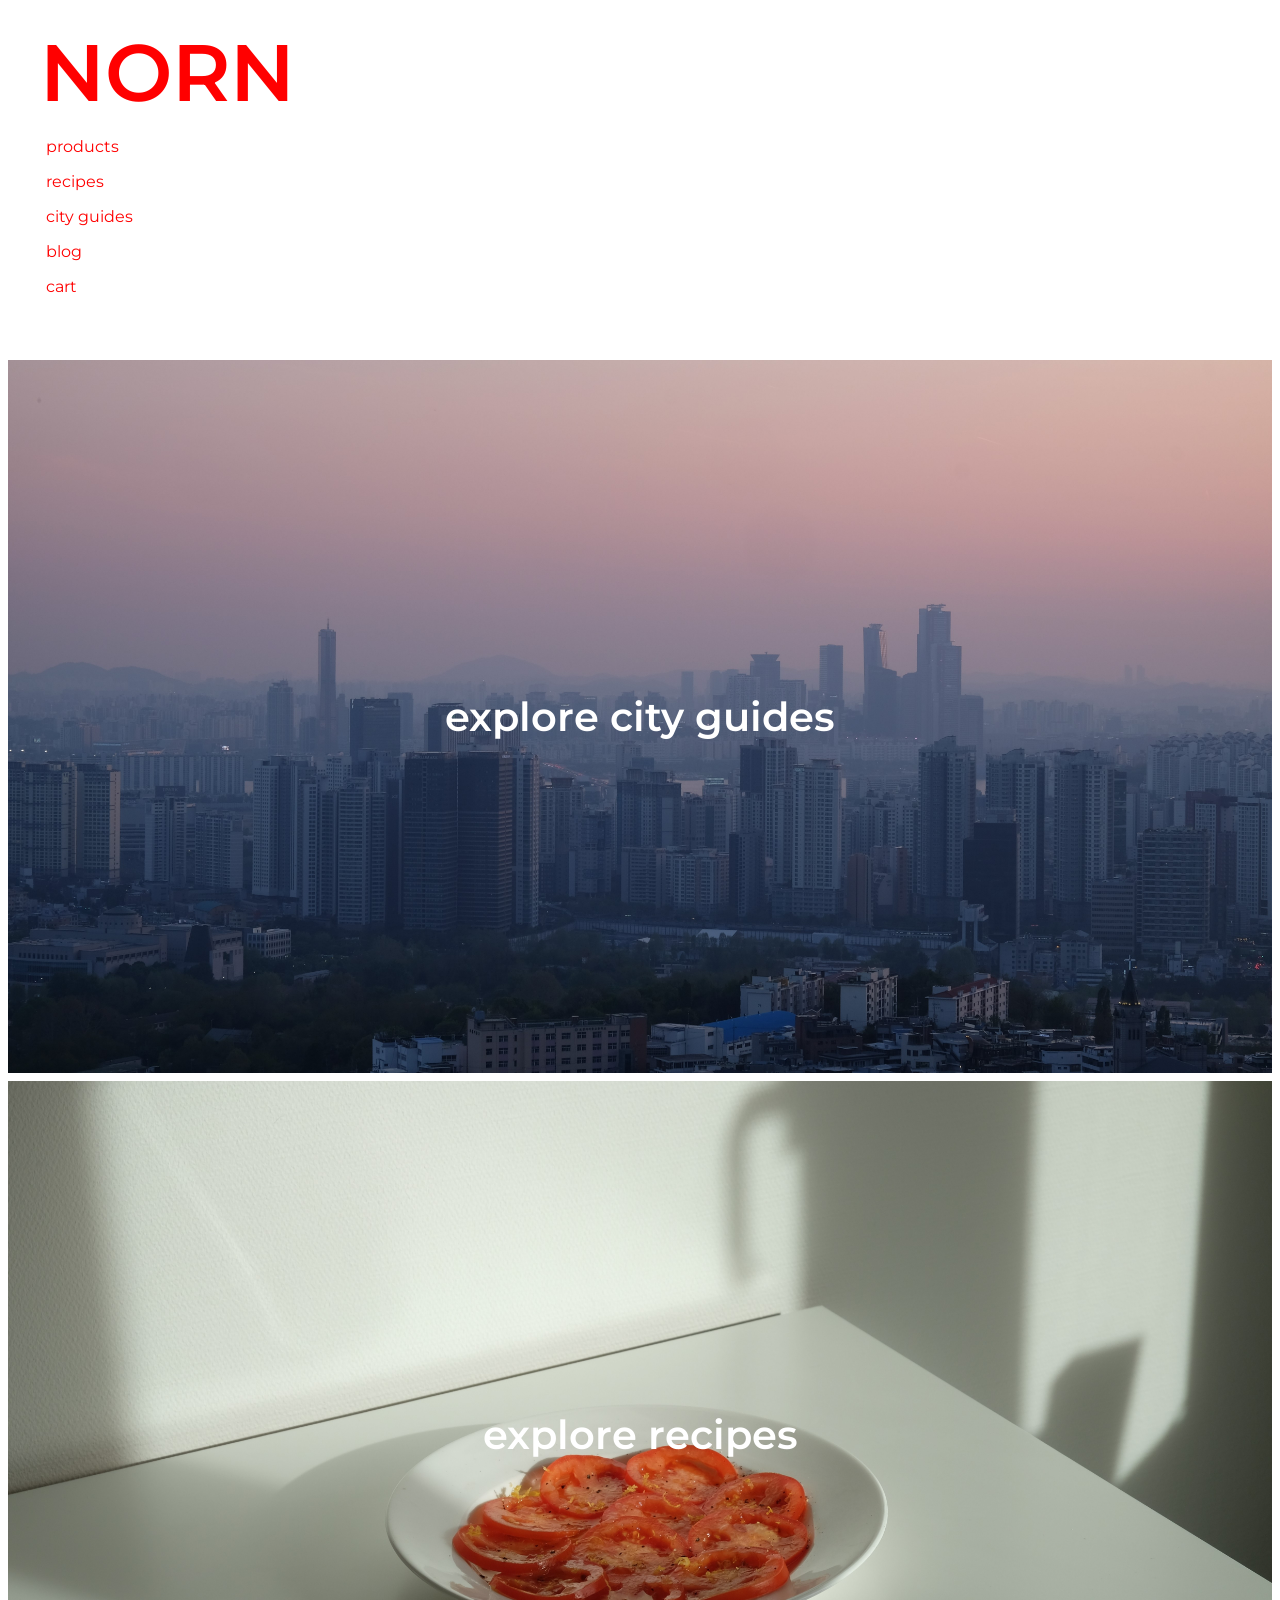
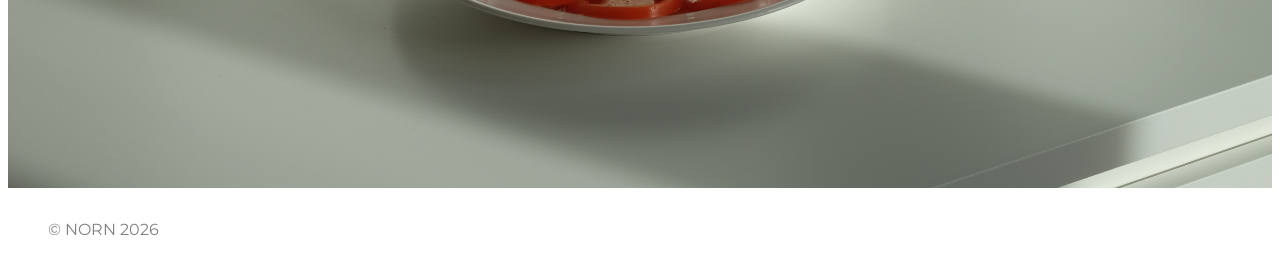
<file: index.html>
<!doctype html>
<html lang="en">
  <head>
    <meta charset="UTF-8" />
    <meta name="viewport" content="width=device-width, initial-scale=1.0" />
    <title>NORN</title>
    <link rel="stylesheet" href="css/main.css" />
    <link rel="preconnect" href="https://fonts.googleapis.com" />
    <link rel="preconnect" href="https://fonts.gstatic.com" crossorigin />
    <link
      href="https://fonts.googleapis.com/css2?family=Montserrat:ital,wght@0,100..900;1,100..900&display=swap"
      rel="stylesheet"
    />
  </head>

  <!-- 
source for activating html links:
https://stackoverflow.com/questions/1121748/how-to-make-the-html-link-activated-by-clicking-on-the-li
-->
  <body>
    <header>
      <p id="logo"><a href="index.html">NORN</a></p>
      <nav>
        <ul>
          <li><a href="products.html">products</a></li>

          <li><a href="recipes.html">recipes</a></li>

          <li><a href="city-guides.html">city guides</a></li>

          <li><a href="blog.html">blog</a></li>

          <li><a href="cart.html">cart</a></li>
        </ul>
      </nav>
    </header>

    <!-- 
    source: 
    used the videos on canvas as inspiration for the structure 
    used https://css-tricks.com/design-considerations-text-images/
    for <div class
    all the images used are my own 
    -->

    <main class="main-page-image-container">
      <a href="city-guides.html">
        <div class="image-container">
          <img
            class="main-image"
            src="img/seoul-skyline.jpg"
            alt="Seoul skyline"
          />
          <div class="image-text">explore city guides</div>
        </div>
      </a>

      <a href="recipes.html">
        <div class="image-container">
          <img class="main-image" src="img/tomatoes.jpg" alt="tomatoes" />
          <div class="image-text">explore recipes</div>
        </div>
      </a>
    </main>
    <footer>
      <p>© NORN 2026</p>
    </footer>
  </body>
</html>
</file>
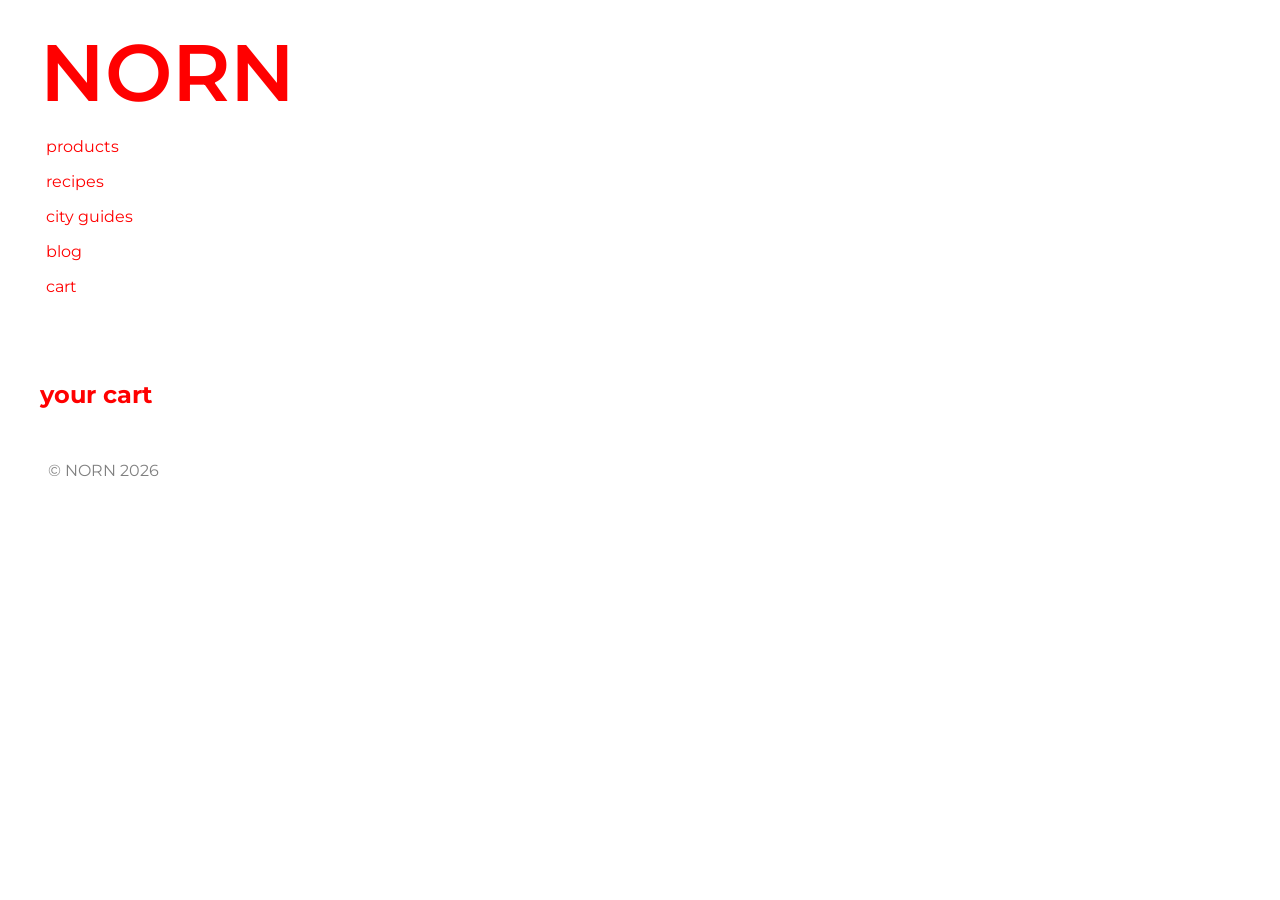
<file: cart.html>
<!doctype html>
<html lang="en">
  <head>
    <meta charset="UTF-8" />
    <meta name="viewport" content="width=device-width, initial-scale=1.0" />
    <title>NORN</title>
    <script src="js/main.js" defer></script>
    <link rel="stylesheet" href="css/main.css" />
    <link rel="preconnect" href="https://fonts.googleapis.com" />
    <link rel="preconnect" href="https://fonts.gstatic.com" crossorigin />
    <link
      href="https://fonts.googleapis.com/css2?family=Montserrat:ital,wght@0,100..900;1,100..900&display=swap"
      rel="stylesheet"
    />
  </head>
  <body>
    <header>
      <p id="logo"><a href="index.html">NORN</a></p>
      <nav>
        <ul>
          <li><a href="products.html">products</a></li>

          <li><a href="recipes.html">recipes</a></li>

          <li><a href="city-guides.html">city guides</a></li>

          <li><a href="blog.html">blog</a></li>

          <li><a href="cart.html">cart</a></li>
        </ul>
      </nav>
    </header>

    <!-- source: https://developer.mozilla.org/en-US/docs/Web/HTML/Reference/Elements/section
    how to use section */ -->
    <section class="cart-container">
      <h1>your cart</h1>
      <div id="cart-items"></div>
    </section>

    <footer>
      <p>© NORN 2026</p>
    </footer>
  </body>
</html>
</file>
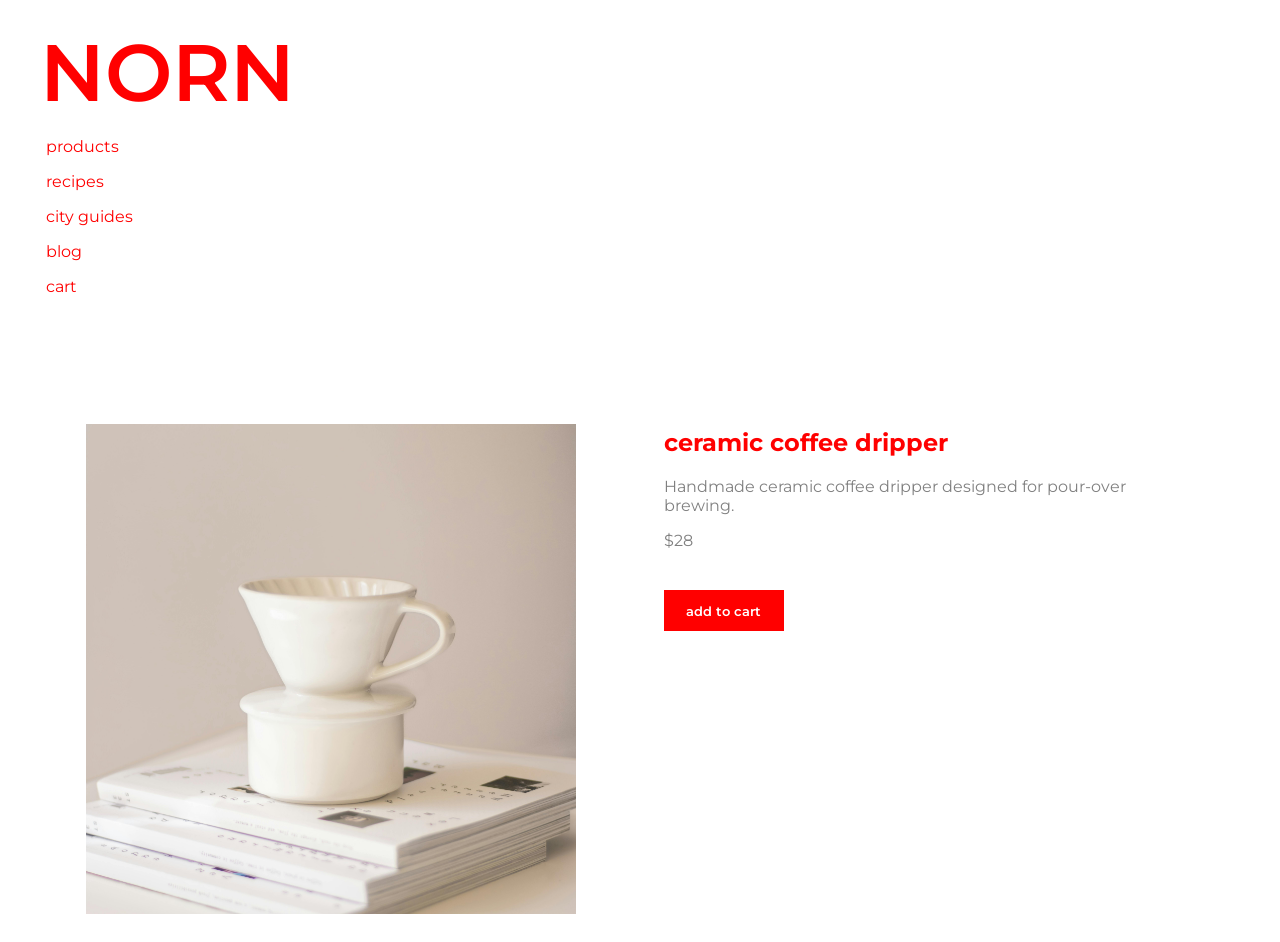
<file: product-dripper.html>
<!doctype html>
<html lang="en">
  <head>
    <meta charset="UTF-8" />
    <meta name="viewport" content="width=device-width, initial-scale=1.0" />
    <title>NORN</title>
    <script src="js/main.js" defer></script>
    <link rel="stylesheet" href="css/main.css" />
    <link rel="preconnect" href="https://fonts.googleapis.com" />
    <link rel="preconnect" href="https://fonts.gstatic.com" crossorigin />
    <link
      href="https://fonts.googleapis.com/css2?family=Montserrat:ital,wght@0,100..900;1,100..900&display=swap"
      rel="stylesheet"
    />
  </head>
  <body>
    <header>
      <p id="logo"><a href="index.html">NORN</a></p>
      <nav>
        <ul>
          <li><a href="products.html">products</a></li>

          <li><a href="recipes.html">recipes</a></li>

          <li><a href="city-guides.html">city guides</a></li>

          <li><a href="blog.html">blog</a></li>

          <li><a href="cart.html">cart</a></li>
        </ul>
      </nav>
    </header>
    <!-- used the video on canvas as source for how to insert the image-->
    <main>
      <section class="product-page">
        <figure>
          <img
            class="product-image-dripper"
            src="img/ceramic-coffee-filter.jpg"
            alt="ceramic coffee dripper"
          />
        </figure>

        <!-- source: https://www.w3schools.com/howto/howto_css_product_card.asp
         -->
        <div class="product-info">
          <h1>ceramic coffee dripper</h1>
          <p>Handmade ceramic coffee dripper designed for pour-over brewing.</p>
          <p>$28</p>

          <!-- source data attributes: 
           https://developer.mozilla.org/en-US/docs/Web/HTML/How_to/Use_data_attributes
           -->
          <button
            class="add-to-cart"
            data-name="ceramic coffee dripper"
            data-price="$28"
            data-image="img/ceramic-coffee-filter.jpg"
          >
            add to cart
          </button>
        </div>
      </section>
    </main>
  </body>
</html>
</file>
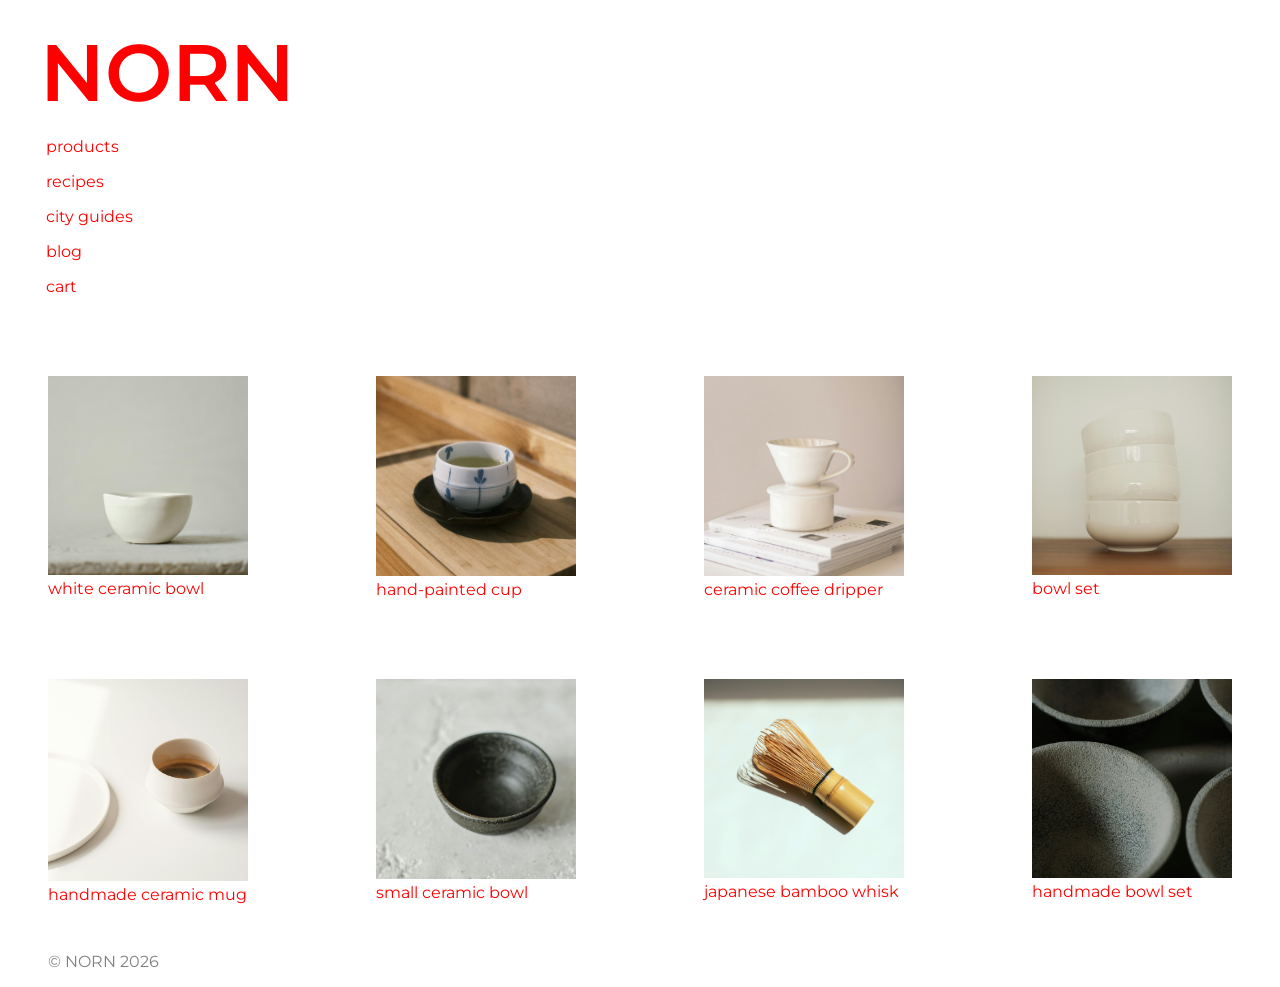
<file: products.html>
<!doctype html>
<html lang="en">
  <head>
    <meta charset="UTF-8" />
    <meta name="viewport" content="width=device-width, initial-scale=1.0" />
    <title>NORN</title>
    <link rel="stylesheet" href="css/main.css" />
    <link rel="preconnect" href="https://fonts.googleapis.com" />
    <link rel="preconnect" href="https://fonts.gstatic.com" crossorigin />
    <link
      href="https://fonts.googleapis.com/css2?family=Montserrat:ital,wght@0,100..900;1,100..900&display=swap"
      rel="stylesheet"
    />
  </head>
  <body>
    <header>
      <p id="logo"><a href="index.html">NORN</a></p>
      <nav>
        <ul>
          <li><a href="products.html">products</a></li>

          <li><a href="recipes.html">recipes</a></li>

          <li><a href="city-guides.html">city guides</a></li>

          <li><a href="blog.html">blog</a></li>

          <li><a href="cart.html">cart</a></li>
        </ul>
      </nav>
    </header>

    <!-- used the videos on canvas as source when making this file -->
    <main>
      <section class="products-container">
        <a href="#">
          <figure>
            <!-- https://www.pexels.com/sv-se/foto/skal-stilleben-minimalistisk-skandinavisk-6944482/  -->
            <img
              class="product-image"
              src="img/white-small-bowl.jpg"
              alt="small white bowl"
            />
            <figcaption>white ceramic bowl</figcaption>
          </figure>
        </a>

        <a href="#">
          <figure>
            <!-- https://www.pexels.com/sv-se/foto/elegant-keramisk-tekopp-pa-trabricka-31371953/ -->
            <img
              class="product-image"
              src="img/tea-cup-patterns.jpg"
              alt="patterend teacup"
            />
            <figcaption>hand-painted cup</figcaption>
          </figure>
        </a>

        <a href="product-dripper.html">
          <figure>
            <!-- https://www.pexels.com/sv-se/foto/minimalistisk-kaffeinstallation-pa-vita-tidningar-29162223/ -->
            <img
              class="product-image"
              src="img/ceramic-coffee-filter.jpg"
              alt="ceramic coffee filter"
            />
            <figcaption>ceramic coffee dripper</figcaption>
          </figure>
        </a>

        <a href="#">
          <figure>
            <!-- https://www.pexels.com/sv-se/foto/stapel-skalar-vertikalt-skott-keramiska-skalar-6963811/ -->
            <img
              class="product-image"
              src="img/bowl-set-white.jpg"
              alt="bowl-set-white"
            />
            <figcaption>bowl set</figcaption>
          </figure>
        </a>

        <a href="#">
          <figure>
            <!-- https://www.pexels.com/sv-se/foto/kaffe-kopp-dryck-vit-bakgrund-16704792/-->
            <img
              class="product-image"
              src="img/white-coffee-cup.jpg"
              alt="white coffee mug"
            />
            <figcaption>handmade ceramic mug</figcaption>
          </figure>
        </a>

        <a href="#">
          <figure>
            <!-- https://www.pexels.com/sv-se/foto/skal-stilleben-minimalism-studiofotografering-6945266/-->
            <img
              class="product-image"
              src="img/small-grey-bowl.jpg"
              alt="grey bowl"
            />
            <figcaption>small ceramic bowl</figcaption>
          </figure>
        </a>

        <a href="#">
          <figure>
            <!-- https://www.pexels.com/sv-se/foto/stilleben-bambu-visp-studiofotografering-vertikalt-skott-8474098/-->
            <img
              class="product-image"
              src="img/matcha-whisk.jpg"
              alt="matcha whisk"
            />
            <figcaption>japanese bamboo whisk</figcaption>
          </figure>
        </a>

        <a href="#">
          <figure>
            <!-- source: https://www.pexels.com/sv-se/foto/narbild-av-gra-keramiska-skalar-7222229/-->
            <img
              class="product-image"
              src="img/tea-cup-grey.jpg"
              alt="handmade bowl set"
            />
            <figcaption>handmade bowl set</figcaption>
          </figure>
        </a>
      </section>
    </main>
    <footer>
      <p>© NORN 2026</p>
    </footer>
  </body>
</html>
</file>
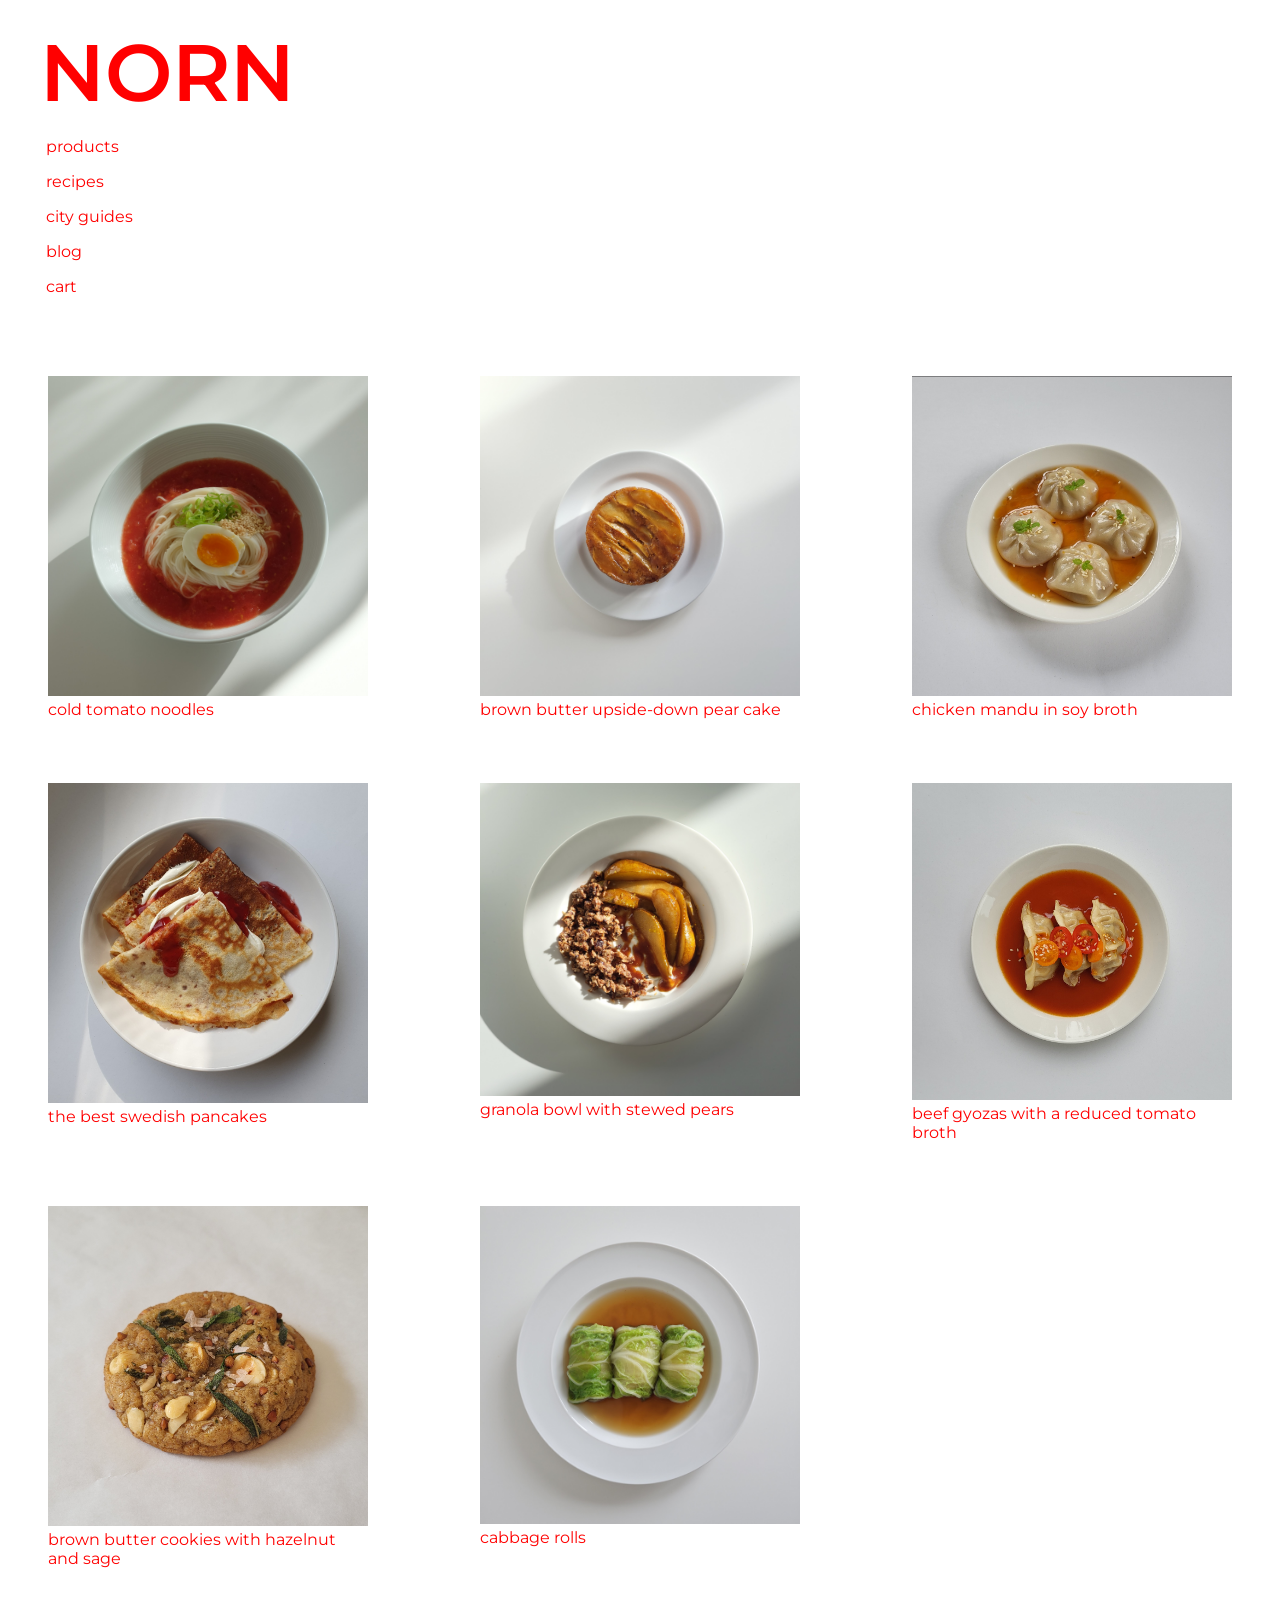
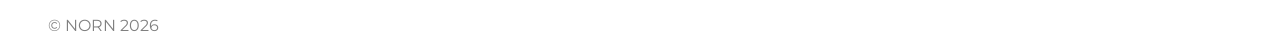
<file: recipes.html>
<!doctype html>
<html lang="en">
  <head>
    <meta charset="UTF-8" />
    <meta name="viewport" content="width=device-width, initial-scale=1.0" />
    <title>NORN</title>
    <link rel="stylesheet" href="css/main.css" />
    <link rel="preconnect" href="https://fonts.googleapis.com" />
    <link rel="preconnect" href="https://fonts.gstatic.com" crossorigin />
    <link
      href="https://fonts.googleapis.com/css2?family=Montserrat:ital,wght@0,100..900;1,100..900&display=swap"
      rel="stylesheet"
    />
  </head>
  <body>
    <header>
      <p id="logo"><a href="index.html">NORN</a></p>
      <nav>
        <ul>
          <li><a href="products.html">products</a></li>

          <li><a href="recipes.html">recipes</a></li>

          <li><a href="city-guides.html">city guides</a></li>

          <li><a href="blog.html">blog</a></li>

          <li><a href="cart.html">cart</a></li>
        </ul>
      </nav>
    </header>

    <!-- used the videos on canvas as source when making this file 
     all the images used are my own -->
    <main>
      <section class="recipe-container">
        <a href="#">
          <figure>
            <img
              class="recipe-image"
              src="img/tomato somyeon.JPG"
              alt="cold tomato noodles"
            />
            <figcaption>cold tomato noodles</figcaption>
          </figure>
        </a>

        <a href="#">
          <figure>
            <img
              class="recipe-image"
              src="img/pear cake mobile pic.jpg"
              alt="pear cake"
            />
            <figcaption>brown butter upside-down pear cake</figcaption>
          </figure>
        </a>

        <a href="#">
          <figure>
            <img
              class="recipe-image"
              src="img/mandu in broth.jpg"
              alt="mandu in broth"
            />
            <figcaption>chicken mandu in soy broth</figcaption>
          </figure>
        </a>

        <a href="#">
          <figure>
            <img
              class="recipe-image"
              src="img/swe pancakes.jpg"
              alt="swedish pancakes"
            />
            <figcaption>the best swedish pancakes</figcaption>
          </figure>
        </a>

        <a href="#">
          <figure>
            <img
              class="recipe-image"
              src="img/caramelized pear.jpg"
              alt="granola bowl"
            />
            <figcaption>granola bowl with stewed pears</figcaption>
          </figure>
        </a>

        <a href="#">
          <figure>
            <img class="recipe-image" src="img/tomato gyoza.jpg" alt="gyoza" />
            <figcaption>beef gyozas with a reduced tomato broth</figcaption>
          </figure>
        </a>

        <a href="#">
          <figure>
            <img class="recipe-image" src="img/sage cookie.jpg" alt="cookies" />
            <figcaption>brown butter cookies with hazelnut and sage</figcaption>
          </figure>
        </a>

        <a href="#">
          <figure>
            <img
              class="recipe-image"
              src="img/cabbage rolls.jpg"
              alt="cabbage rolls"
            />
            <figcaption>cabbage rolls</figcaption>
          </figure>
        </a>
      </section>
    </main>
    <footer>
      <p>© NORN 2026</p>
    </footer>
  </body>
</html>
</file>
<file: css/main.css>
/* sources overall:
used the videos on canvas,
used https://www.w3schools.com/css/css3_object-fit.asp for image fits,
used https://css-tricks.com/snippets/css/a-guide-to-flexbox/ for flexbox
*/

h1,
p,
a,
h2 {
  font-family: "Montserrat", sans-serif;
  font-optical-sizing: auto;
  font-style: normal;
}

/* FOOTER */

footer {
  margin-left: 2.5rem;
  margin-top: 2rem;
}

/*HEADER*/

header {
  display: flex;
  align-items: flex-end;
  padding-top: 1rem;
  padding-bottom: 2rem;
}

/* used a # as an id selector
source: https://www.w3schools.com/CSS/css_selectors.asp?utm_source=chatgpt.com
*/

/* styling the header */
#logo {
  font-weight: 600;
  font-size: 5rem;
  color: red;
  margin: 0;
  padding-left: 2rem;
}

ul {
  display: flex;
  list-style: none;
  padding-left: 0;
}

li {
  margin-left: 10rem;
}

a {
  /* REMOVES THE UNDERLINES FROM CLICKABLE TEXT */
  /* source for removing underlines, https://stackoverflow.com/questions/25473788/how-to-remove-css-underline */
  text-decoration: none;
  color: red;
}

/*media queries HEADER*/

@media screen and (max-width: 1400px) {
  header,
  ul {
    flex-direction: column;
    align-items: start;
  }

  li {
    margin-left: 2.4rem;
    margin-bottom: 1rem;
  }
}

/*INDEX PAGE*/
/* sources: 
used https://css-tricks.com/complete-guide-css-grid-layout/ 
to position text on images */
.main-image-container {
  width: 100%;
}

.main-page-image-container {
  display: grid;
  grid-template-columns: repeat(1, 1fr);
  gap: 0.5rem;
}

/*container for the text on the images*/
.image-container {
  display: grid;
}

.main-image {
  width: 100%;
  grid-area: 1 / 1;
}

/* text on top of images */
.image-text {
  grid-area: 1 / 1;
  justify-self: center;
  align-self: center;

  color: white;
  font-size: 2.5rem;
  font-weight: 600;
}

/*PRODUCTS*/

.products-container {
  display: grid;
  grid-template-columns: repeat(4, 1fr);
  gap: 3rem;
}

.product-image {
  width: 100%;
  height: auto;
}

/*MEDIA QUERIES FOR PRODUCTS PAGE*/

/* 3 columns */
@media screen and (max-width: 1200px) {
  .products-container {
    display: grid;
    grid-template-columns: repeat(3, 1fr);
    gap: 3rem;
  }
}

/*2 columns */
@media screen and (max-width: 842px) {
  .products-container {
    display: grid;
    grid-template-columns: repeat(2, 1fr);
    gap: 3rem;
  }
}

/* 1 column */
@media screen and (max-width: 600px) {
  .products-container {
    display: grid;
    grid-template-columns: repeat(1, 1fr);
    gap: 3rem;
  }
}

/* PRODUCT PAGE (COFFEE-DRIPPER) */

.product-page {
  display: grid;
  grid-template-columns: 1fr 1fr;
  gap: 3rem;
  margin-top: 3rem;
  padding: 0 2.4rem;
}

/* source:
https://developer.mozilla.org/en-US/docs/Web/CSS/Reference/Properties/padding
explains the padding: 0 2.4rem 
*/

.product-image-dripper {
  width: 100%;
  height: auto;
}

.product-info {
  max-width: 31.25rem;
}

p {
  color: gray;
}

h1 {
  color: red;
}

/* source: 
used https://forum.ninox.com/t/60h4jqp/how-do-you-change-the-button-font-in-html
to change font in button */
.add-to-cart {
  margin-top: 1.5rem;
  padding: 0.8rem 1.4rem;
  border: none;
  background: red;
  color: white;
  cursor: pointer;
  font-family: "Montserrat", sans-serif;
  font-weight: 600;
}

.add-to-cart:hover {
  background: darkred;
}

/* MEDIA QUERIES PRODUCT PAGE (COFFEE-DRIPPER) */

@media screen and (max-width: 715px) {
  .product-page {
    grid-template-columns: 1fr;
  }
}

/*RECIPE PAGE*/

.recipe-container {
  display: grid;
  grid-template-columns: repeat(3, 1fr);
  gap: 2rem;
}

.recipe-image {
  width: 100%;
  height: auto;
}

/* MEDIA QUEIRIES FOR RECIPE PAGE */

/* 2 columns */
@media screen and (max-width: 1100px) {
  .recipe-container {
    display: grid;
    grid-template-columns: repeat(2, 1fr);
    gap: 2rem;
  }
}

/* 1 column */
@media screen and (max-width: 630px) {
  .recipe-container {
    display: grid;
    grid-template-columns: repeat(1, 1fr);
    gap: 2rem;
  }
}

/*CITY-GUIDE PAGE*/

.city-guide-container {
  display: grid;
  grid-template-columns: repeat(3, 1fr);
  gap: 1rem;
  padding-left: 0.3rem;
  padding-right: 0.3rem;
}

.city-guide-image {
  width: 100%;
  height: auto;
}

/* MEDIA QUERIES CITY-GUIDES PAGE */

/* 2 columns */
@media screen and (max-width: 900px) {
  .city-guide-container {
    display: grid;
    grid-template-columns: repeat(2, 1fr);
    gap: 4rem;
    padding-left: 2.4rem;
    padding-right: 2.4rem;
  }
}

/* 1 column */
@media screen and (max-width: 550px) {
  .city-guide-container {
    display: grid;
    grid-template-columns: repeat(1, 1fr);
    gap: 4rem;
    padding-left: 2.4rem;
    padding-right: 2.4rem;
  }
}

/*BLOG PAGE*/

.blog-page {
  display: grid;
  grid-template-columns: repeat(1, 1fr);
  gap: 3rem;
  margin-top: 3rem;
  padding: 0 2.4rem;
}

.blog-post {
  display: grid;
  grid-template-columns: auto 1fr;
  gap: 2rem;
  align-items: flex-start;
}

.blog-image {
  width: 11rem;
  height: auto;
}

.blog-page figure {
  margin: 0;
}

.image-info {
  max-width: 400px;
}

/* MEDIA QUERIES for BLOG PAGE */

@media screen and (max-width: 715px) {
  .blog-post {
    grid-template-columns: 1fr;
  }

  .blog-image {
    width: 100%;
    max-width: 300px;
    height: auto;
  }
}

/* CART PAGE */

.cart-page {
  padding: 2rem;
}

/* page title */
.cart-container {
  padding-left: 2rem;
  padding-right: 2rem;
}

/* container holding all cart items */

#cart-items {
  display: grid;
  grid-template-columns: 1fr;
  gap: 2rem;
}

/* each product row */
.cart-item {
  display: grid;
  grid-template-columns: auto 1fr auto;
  align-items: center;
  gap: 2rem;
}

/* product image */
.cart-image {
  width: 7.5rem;
  height: auto;
  margin-left: 0.2rem;
  margin-top: 1.5rem;
}

/* product info */
.cart-info {
  display: grid;
  gap: 0.5rem;
  font-family: "Montserrat", sans-serif;
  font-weight: 400;
  color: grey;
}

/* remove from cart button */
.remove-button {
  background: red;
  color: white;
  border: none;
  padding: 0.5rem 1rem;
  cursor: pointer;
  font-family: "Montserrat", sans-serif;
  font-weight: 600;

  justify-self: end;
}

.remove-button:hover {
  background: darkred;
}

/* MEDIA QUERIES cart page */

@media (max-width: 600px) {
  .cart-item {
    grid-template-columns: 1fr;
  }
}
</file>
